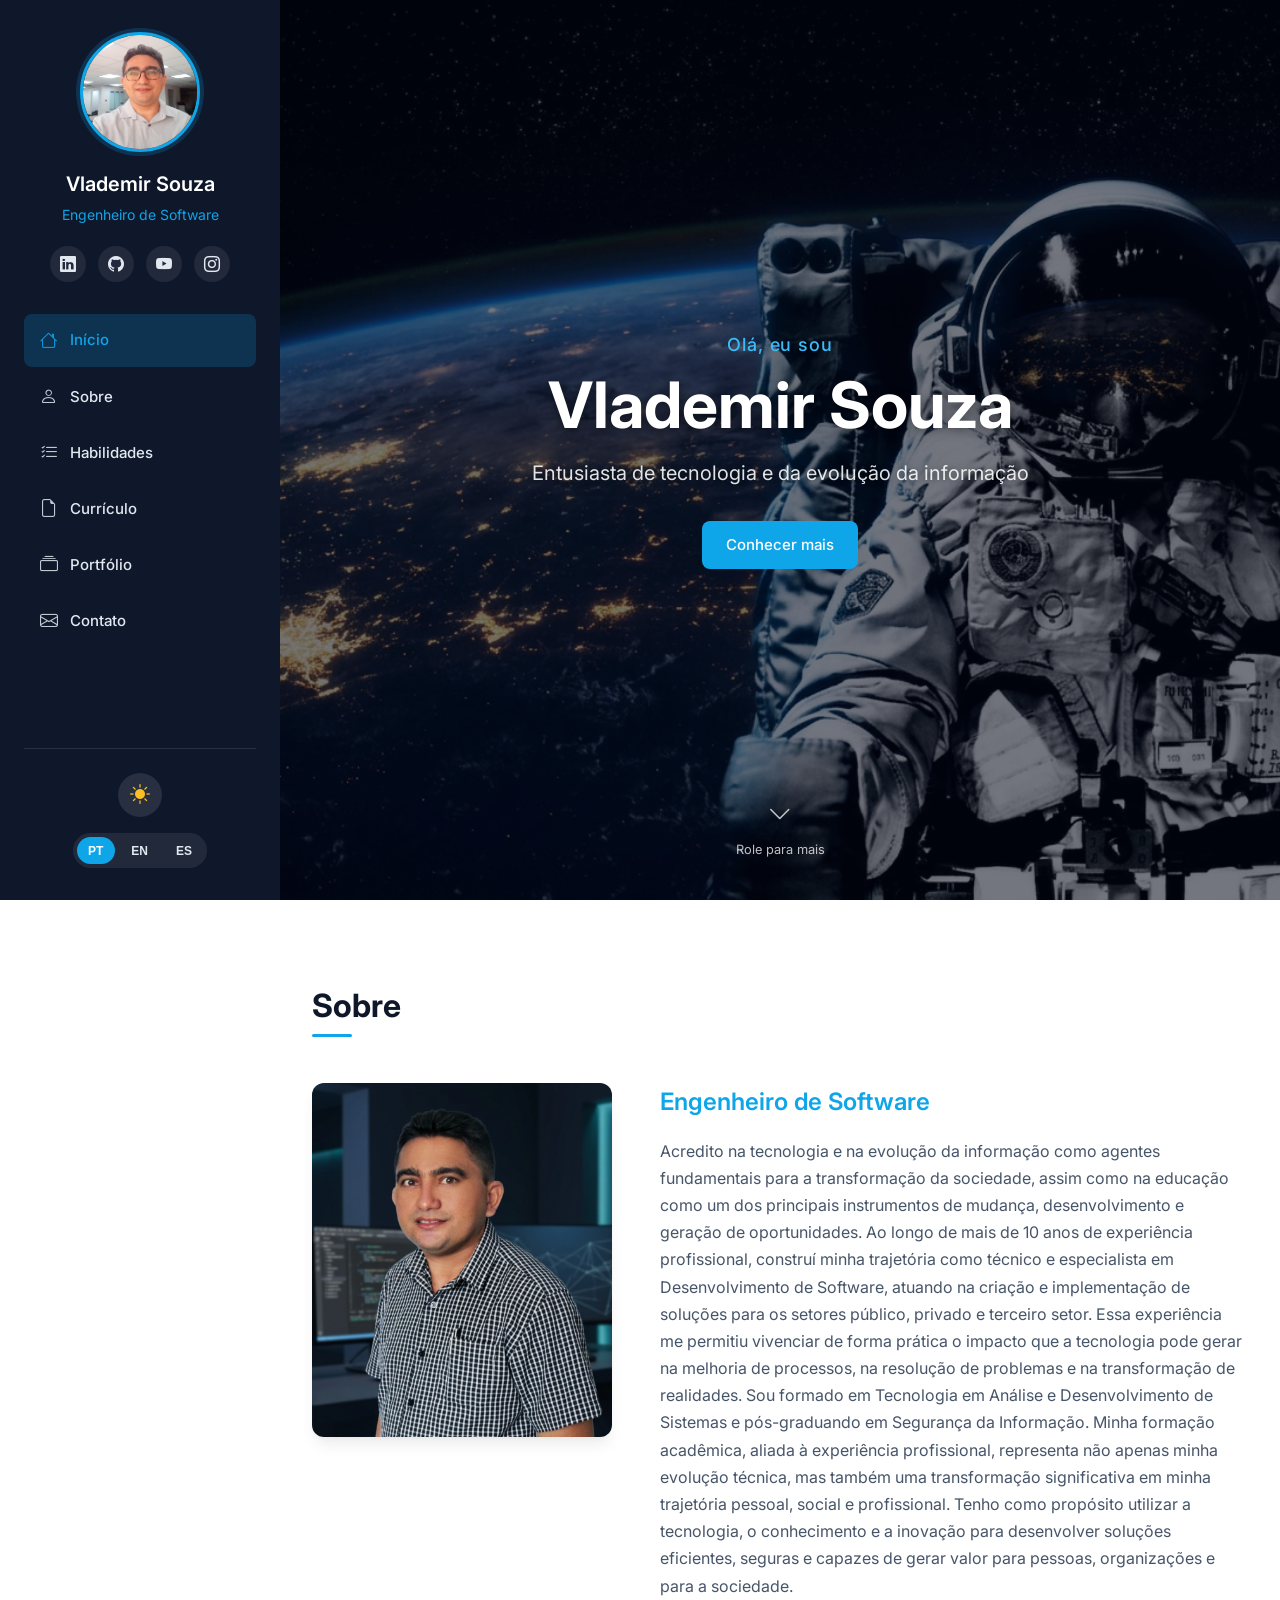
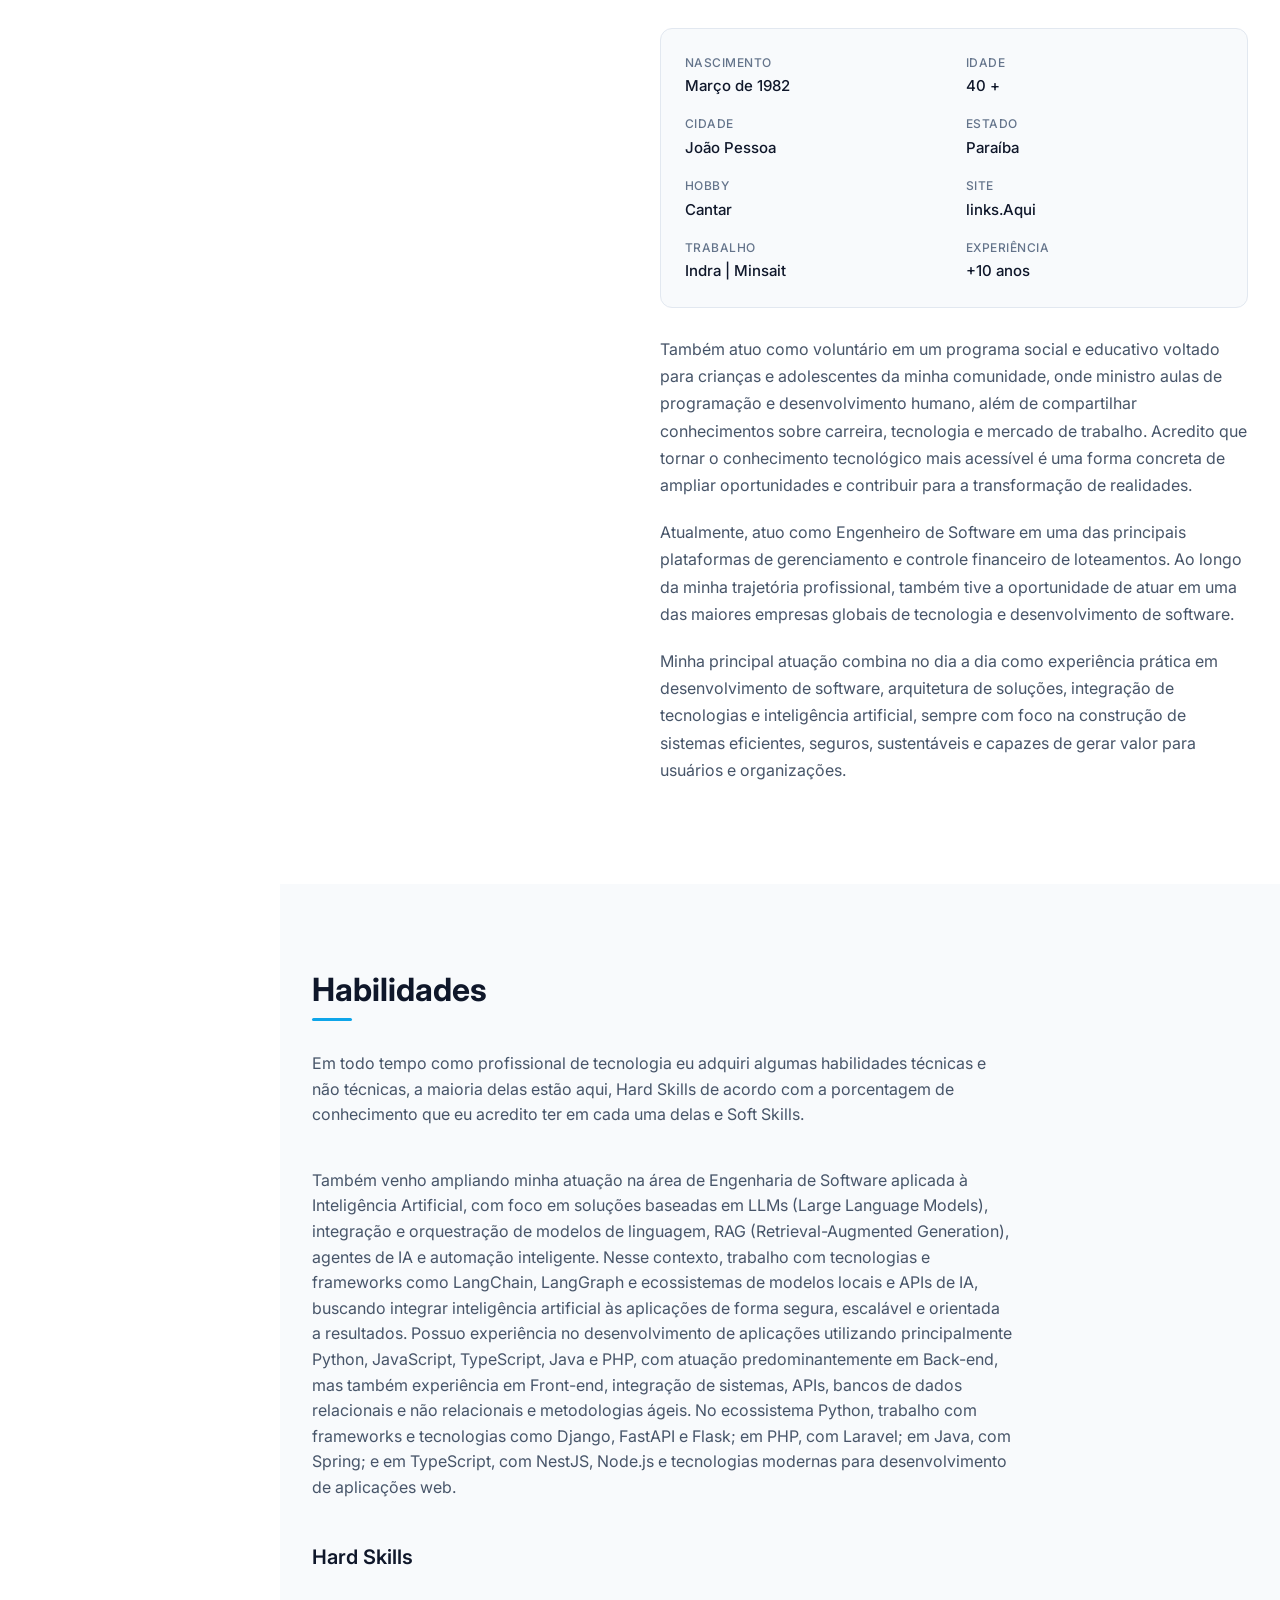
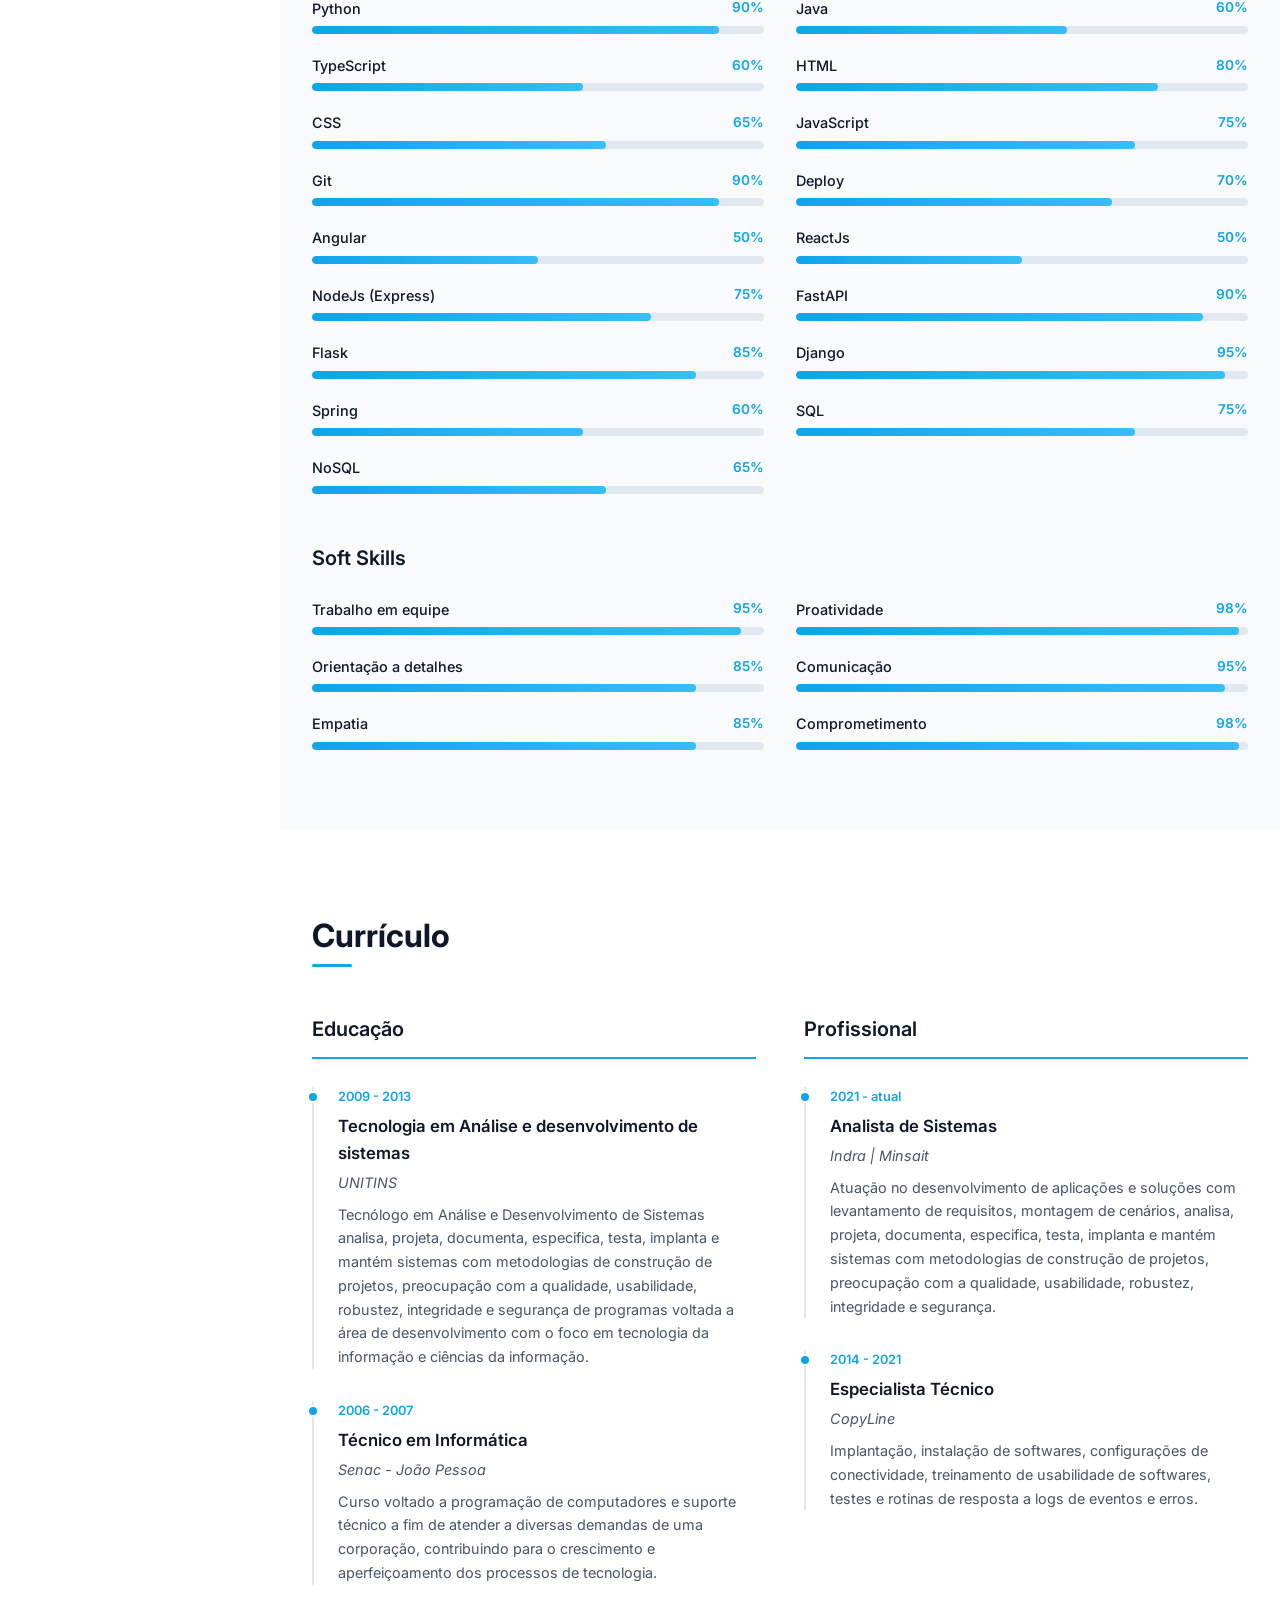
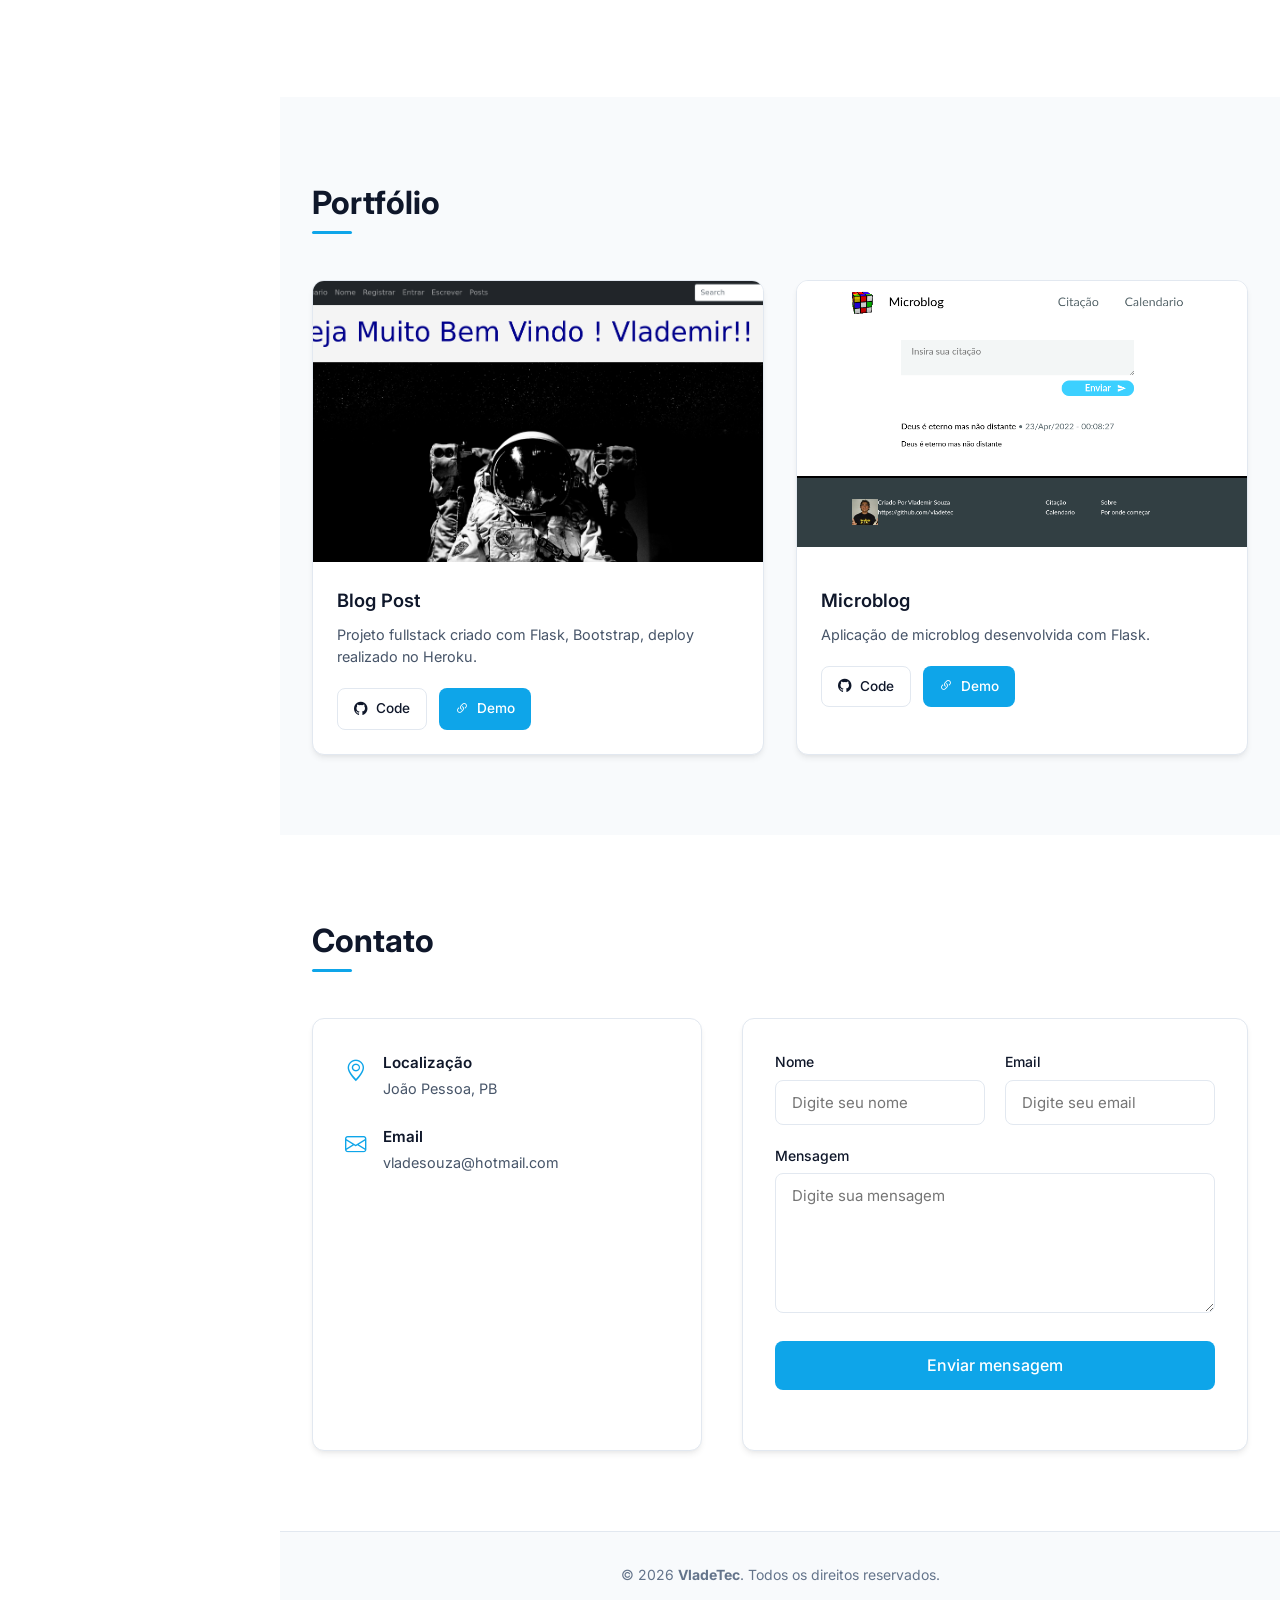
<file: index.html>
<!DOCTYPE html>
<html lang="pt-BR" data-theme="light">

<head>
  <meta charset="UTF-8" />
  <meta name="viewport" content="width=device-width, initial-scale=1.0" />
  <meta name="description" content="Portfólio de Vlademir Souza - Engenheiro de Software" />
  <title>Vlademir Souza | Portfolio</title>
  <link rel="preconnect" href="https://fonts.googleapis.com" />
  <link rel="preconnect" href="https://fonts.gstatic.com" crossorigin />
  <link href="https://fonts.googleapis.com/css2?family=Inter:wght@300;400;500;600;700&display=swap" rel="stylesheet" />
  <link rel="stylesheet" href="https://cdn.jsdelivr.net/npm/bootstrap-icons@1.11.3/font/bootstrap-icons.min.css" />
  <link rel="stylesheet" href="./static/css/style.css" />
</head>

<body>
  <!-- Mobile Menu Toggle -->
  <button class="menu-toggle" id="menuToggle" aria-label="Menu">
    <i class="bi bi-list"></i>
  </button>

  <!-- Sidebar -->
  <aside class="sidebar" id="sidebar">
    <div class="sidebar-content">
      <div class="profile">
        <div class="avatar">
          <img src="./static/img/FotoIndra.png" alt="Vlademir Souza"
            onerror="this.src='https://ui-avatars.com/api/?name=Vlademir+Souza&background=0D8ABC&color=fff&size=160'" />
        </div>
        <h1>Vlademir Souza</h1>
        <p class="role" data-i18n="role">Engenheiro de Software</p>

        <div class="social-links">
          <a href="https://www.linkedin.com/in/vlademir-souza-ads/" target="_blank" rel="noopener"
            aria-label="LinkedIn">
            <i class="bi bi-linkedin"></i>
          </a>
          <a href="https://github.com/vladetec" target="_blank" rel="noopener" aria-label="GitHub">
            <i class="bi bi-github"></i>
          </a>
          <a href="https://www.youtube.com/watch?v=SG2Ft_Pk9q8" target="_blank" rel="noopener" aria-label="YouTube">
            <i class="bi bi-youtube"></i>
          </a>
          <a href="https://www.instagram.com/vladetec/" target="_blank" rel="noopener" aria-label="Instagram">
            <i class="bi bi-instagram"></i>
          </a>
        </div>
      </div>

      <nav class="nav-menu">
        <ul>
          <li><a href="#inicio" class="nav-link active" data-section="inicio"><i class="bi bi-house"></i> <span
                data-i18n="nav.home">Início</span></a></li>
          <li><a href="#sobre" class="nav-link" data-section="sobre"><i class="bi bi-person"></i> <span
                data-i18n="nav.about">Sobre</span></a></li>
          <li><a href="#habilidades" class="nav-link" data-section="habilidades"><i class="bi bi-list-check"></i> <span
                data-i18n="nav.skills">Habilidades</span></a></li>
          <li><a href="#curriculo" class="nav-link" data-section="curriculo"><i class="bi bi-file-earmark"></i> <span
                data-i18n="nav.resume">Currículo</span></a></li>
          <li><a href="#portfolio" class="nav-link" data-section="portfolio"><i class="bi bi-collection"></i> <span
                data-i18n="nav.portfolio">Portfólio</span></a></li>
          <li><a href="#contato" class="nav-link" data-section="contato"><i class="bi bi-envelope"></i> <span
                data-i18n="nav.contact">Contato</span></a></li>
        </ul>
      </nav>

      <div class="sidebar-controls">
        <div class="theme-toggle">
          <button id="themeToggle" aria-label="Toggle theme">
            <i class="bi bi-sun-fill" id="themeIcon"></i>
          </button>
        </div>
        <div class="lang-switcher">
          <button class="lang-btn active" data-lang="pt-BR">PT</button>
          <button class="lang-btn" data-lang="en">EN</button>
          <button class="lang-btn" data-lang="es">ES</button>
        </div>
      </div>
    </div>
  </aside>

  <!-- Main Content -->
  <main class="main-content">
    <!-- Hero -->
    <section id="inicio" class="section hero">
      <div class="hero-content">
        <p class="hero-greeting" data-i18n="hero.greeting">Olá, eu sou</p>
        <h2 class="hero-name">Vlademir Souza</h2>
        <p class="hero-subtitle" data-i18n="hero.subtitle">Entusiasta de tecnologia e da evolução da informação</p>
        <a href="#sobre" class="btn btn-primary" data-i18n="hero.cta">Conhecer mais</a>
      </div>
      <div class="scroll-indicator">
        <a href="#sobre">
          <i class="bi bi-chevron-down"></i>
          <span data-i18n="hero.scroll">Role para mais</span>
        </a>
      </div>
    </section>

    <!-- About -->
    <section id="sobre" class="section">
      <div class="container">
        <h2 class="section-title" data-i18n="about.title">Sobre</h2>

        <div class="about-grid">
          <div class="about-image">
            <img src="./static/img/foto_perfil.png" alt="Vlademir Souza"
              onerror="this.src='https://ui-avatars.com/api/?name=Vlademir+Souza&background=0D8ABC&color=fff&size=400'" />
          </div>

          <div class="about-content">
            <h3 data-i18n="about.role">Engenheiro de Software</h3>
            <p class="about-text" data-i18n="about.p1">
              Acredito na tecnologia e na evolução da informação como agentes fundamentais para a transformação da
              sociedade, assim como na educação como um dos principais instrumentos de mudança, desenvolvimento e
              geração de oportunidades.

              Ao longo de mais de 10 anos de experiência profissional, construí minha trajetória como técnico e
              especialista em Desenvolvimento de Software, atuando na criação e implementação de soluções para os
              setores público, privado e terceiro setor. Essa experiência me permitiu vivenciar de forma prática o
              impacto que a tecnologia pode gerar na melhoria de processos, na resolução de problemas e na transformação
              de realidades.

              Sou formado em Tecnologia em Análise e Desenvolvimento de Sistemas e pós-graduando em Segurança da
              Informação. Minha formação acadêmica, aliada à experiência profissional, representa não apenas minha
              evolução técnica, mas também uma transformação significativa em minha trajetória pessoal, social e
              profissional.

              Tenho como propósito utilizar a tecnologia, o conhecimento e a inovação para desenvolver soluções
              eficientes, seguras e capazes de gerar valor para pessoas, organizações e para a sociedade.
            </p>

            <div class="info-grid">
              <div class="info-item">
                <span class="info-label" data-i18n="about.birthday">Nascimento</span>
                <span class="info-value">Março de 1982</span>
              </div>
              <div class="info-item">
                <span class="info-label" data-i18n="about.age">Idade</span>
                <span class="info-value">40 +</span>
              </div>
              <div class="info-item">
                <span class="info-label" data-i18n="about.city">Cidade</span>
                <span class="info-value">João Pessoa</span>
              </div>
              <div class="info-item">
                <span class="info-label" data-i18n="about.state">Estado</span>
                <span class="info-value">Paraíba</span>
              </div>
              <div class="info-item">
                <span class="info-label" data-i18n="about.hobby">Hobby</span>
                <span class="info-value">Cantar</span>
              </div>
              <div class="info-item">
                <span class="info-label" data-i18n="about.site">Site</span>
                <span class="info-value"><a href="https://www.linkedin.com/in/vlademir-souza-ads/" target="_blank"
                    rel="noopener">links.Aqui</a></span>
              </div>
              <div class="info-item">
                <span class="info-label" data-i18n="about.work">Trabalho</span>
                <span class="info-value"><a href="https://www.indracompany.com/pt-br/" target="_blank"
                    rel="noopener">Indra | Minsait</a></span>
              </div>
              <div class="info-item">
                <span class="info-label" data-i18n="about.experience">Experiência</span>
                <span class="info-value">+10 anos</span>
              </div>
            </div>

            <p class="about-text" data-i18n="about.p2">
              Também atuo como voluntário em um programa social e educativo voltado para crianças e adolescentes da minha
              comunidade, onde ministro aulas de programação e desenvolvimento humano, além de compartilhar conhecimentos
              sobre carreira, tecnologia e mercado de trabalho. Acredito que tornar o conhecimento tecnológico mais acessível
              é uma forma concreta de ampliar oportunidades e contribuir para a transformação de realidades.
            </p>

            <p class="about-text" data-i18n="about.p3">
              Atualmente, atuo como Engenheiro de Software em uma das principais plataformas de gerenciamento e controle
              financeiro de loteamentos. Ao longo da minha trajetória profissional, também tive a oportunidade de atuar em uma
              das maiores empresas globais de tecnologia e desenvolvimento de software.
            </p>
            <p class="about-text" data-i18n="about.p4">
              Minha principal atuação combina no dia a dia como experiência prática em desenvolvimento de software, arquitetura de soluções, integração de
              tecnologias e inteligência artificial, sempre com foco na construção de sistemas eficientes, seguros, sustentáveis
              e capazes de gerar valor para usuários e organizações.
            </p>

            
          </div>
        </div>
      </div>
    </section>

    <!-- Skills -->
    <section id="habilidades" class="section section-alt">
      <div class="container">
        <h2 class="section-title" data-i18n="skills.title">Habilidades</h2>
        <p class="section-desc" data-i18n="skills.desc">
          Em todo tempo como profissional de tecnologia eu adquiri algumas habilidades técnicas e não técnicas, a
          maioria delas estão aqui, Hard Skills de acordo com a porcentagem de conhecimento que eu acredito ter em cada
          uma delas e Soft Skills.
        
        </p>
        <p class="section-desc" data-i18n="skills.desc2">
          Também venho ampliando minha atuação na área de Engenharia de Software aplicada à Inteligência Artificial, com
              foco em soluções baseadas em LLMs (Large Language Models), integração e orquestração de modelos de
              linguagem, RAG (Retrieval-Augmented Generation), agentes de IA e automação inteligente. Nesse contexto,
              trabalho com tecnologias e frameworks como LangChain, LangGraph e ecossistemas de modelos locais e APIs de IA,
              buscando integrar inteligência artificial às aplicações de forma segura, escalável e orientada a resultados.
			  
              Possuo experiência no desenvolvimento de aplicações utilizando principalmente Python, JavaScript, TypeScript,
              Java e PHP, com atuação predominantemente em Back-end, mas também experiência em Front-end, integração de
              sistemas, APIs, bancos de dados relacionais e não relacionais e metodologias ágeis.

              No ecossistema Python, trabalho com frameworks e tecnologias como Django, FastAPI e Flask; em PHP, com
              Laravel; em Java, com Spring; e em TypeScript, com
              NestJS, Node.js e tecnologias modernas para desenvolvimento de aplicações web.
        
        </p>

        <div class="skills-wrapper">
          <div class="skills-group">
            <h3 data-i18n="skills.hard">Hard Skills</h3>
            <div class="skills-grid">
              <div class="skill-item">
                <div class="skill-header">
                  <span>Python</span>
                  <span class="skill-percent">90%</span>
                </div>
                <div class="progress-bar">
                  <div class="progress-fill" style="--progress: 90%"></div>
                </div>
              </div>
              <div class="skill-item">
                <div class="skill-header">
                  <span>Java</span>
                  <span class="skill-percent">60%</span>
                </div>
                <div class="progress-bar">
                  <div class="progress-fill" style="--progress: 60%"></div>
                </div>
              </div>
              <div class="skill-item">
                <div class="skill-header">
                  <span>TypeScript</span>
                  <span class="skill-percent">60%</span>
                </div>
                <div class="progress-bar">
                  <div class="progress-fill" style="--progress: 60%"></div>
                </div>
              </div>
              <div class="skill-item">
                <div class="skill-header">
                  <span>HTML</span>
                  <span class="skill-percent">80%</span>
                </div>
                <div class="progress-bar">
                  <div class="progress-fill" style="--progress: 80%"></div>
                </div>
              </div>
              <div class="skill-item">
                <div class="skill-header">
                  <span>CSS</span>
                  <span class="skill-percent">65%</span>
                </div>
                <div class="progress-bar">
                  <div class="progress-fill" style="--progress: 65%"></div>
                </div>
              </div>
              <div class="skill-item">
                <div class="skill-header">
                  <span>JavaScript</span>
                  <span class="skill-percent">75%</span>
                </div>
                <div class="progress-bar">
                  <div class="progress-fill" style="--progress: 75%"></div>
                </div>
              </div>
              <div class="skill-item">
                <div class="skill-header">
                  <span>Git</span>
                  <span class="skill-percent">90%</span>
                </div>
                <div class="progress-bar">
                  <div class="progress-fill" style="--progress: 90%"></div>
                </div>
              </div>
              <div class="skill-item">
                <div class="skill-header">
                  <span>Deploy</span>
                  <span class="skill-percent">70%</span>
                </div>
                <div class="progress-bar">
                  <div class="progress-fill" style="--progress: 70%"></div>
                </div>
              </div>
              <div class="skill-item">
                <div class="skill-header">
                  <span>Angular</span>
                  <span class="skill-percent">50%</span>
                </div>
                <div class="progress-bar">
                  <div class="progress-fill" style="--progress: 50%"></div>
                </div>
              </div>
              <div class="skill-item">
                <div class="skill-header">
                  <span>ReactJs</span>
                  <span class="skill-percent">50%</span>
                </div>
                <div class="progress-bar">
                  <div class="progress-fill" style="--progress: 50%"></div>
                </div>
              </div>
              <div class="skill-item">
                <div class="skill-header">
                  <span>NodeJs (Express)</span>
                  <span class="skill-percent">75%</span>
                </div>
                <div class="progress-bar">
                  <div class="progress-fill" style="--progress: 75%"></div>
                </div>
              </div>
              <div class="skill-item">
                <div class="skill-header">
                  <span>FastAPI</span>
                  <span class="skill-percent">90%</span>
                </div>
                <div class="progress-bar">
                  <div class="progress-fill" style="--progress: 90%"></div>
                </div>
              </div>
              <div class="skill-item">
                <div class="skill-header">
                  <span>Flask</span>
                  <span class="skill-percent">85%</span>
                </div>
                <div class="progress-bar">
                  <div class="progress-fill" style="--progress: 85%"></div>
                </div>
              </div>
              <div class="skill-item">
                <div class="skill-header">
                  <span>Django</span>
                  <span class="skill-percent">95%</span>
                </div>
                <div class="progress-bar">
                  <div class="progress-fill" style="--progress: 95%"></div>
                </div>
              </div>
              <div class="skill-item">
                <div class="skill-header">
                  <span>Spring</span>
                  <span class="skill-percent">60%</span>
                </div>
                <div class="progress-bar">
                  <div class="progress-fill" style="--progress: 60%"></div>
                </div>
              </div>
              <div class="skill-item">
                <div class="skill-header">
                  <span>SQL</span>
                  <span class="skill-percent">75%</span>
                </div>
                <div class="progress-bar">
                  <div class="progress-fill" style="--progress: 75%"></div>
                </div>
              </div>
              <div class="skill-item">
                <div class="skill-header">
                  <span>NoSQL</span>
                  <span class="skill-percent">65%</span>
                </div>
                <div class="progress-bar">
                  <div class="progress-fill" style="--progress: 65%"></div>
                </div>
              </div>
            </div>
          </div>

          <div class="skills-group">
            <h3 data-i18n="skills.soft">Soft Skills</h3>
            <div class="skills-grid soft">
              <div class="skill-item">
                <div class="skill-header">
                  <span data-i18n="skills.teamwork">Trabalho em equipe</span>
                  <span class="skill-percent">95%</span>
                </div>
                <div class="progress-bar">
                  <div class="progress-fill" style="--progress: 95%"></div>
                </div>
              </div>
              <div class="skill-item">
                <div class="skill-header">
                  <span data-i18n="skills.proactivity">Proatividade</span>
                  <span class="skill-percent">98%</span>
                </div>
                <div class="progress-bar">
                  <div class="progress-fill" style="--progress: 98%"></div>
                </div>
              </div>
              <div class="skill-item">
                <div class="skill-header">
                  <span data-i18n="skills.detail">Orientação a detalhes</span>
                  <span class="skill-percent">85%</span>
                </div>
                <div class="progress-bar">
                  <div class="progress-fill" style="--progress: 85%"></div>
                </div>
              </div>
              <div class="skill-item">
                <div class="skill-header">
                  <span data-i18n="skills.communication">Comunicação</span>
                  <span class="skill-percent">95%</span>
                </div>
                <div class="progress-bar">
                  <div class="progress-fill" style="--progress: 95%"></div>
                </div>
              </div>
              <div class="skill-item">
                <div class="skill-header">
                  <span data-i18n="skills.empathy">Empatia</span>
                  <span class="skill-percent">85%</span>
                </div>
                <div class="progress-bar">
                  <div class="progress-fill" style="--progress: 85%"></div>
                </div>
              </div>
              <div class="skill-item">
                <div class="skill-header">
                  <span data-i18n="skills.commitment">Comprometimento</span>
                  <span class="skill-percent">98%</span>
                </div>
                <div class="progress-bar">
                  <div class="progress-fill" style="--progress: 98%"></div>
                </div>
              </div>
            </div>
          </div>
        </div>
      </div>
    </section>

    <!-- Resume -->
    <section id="curriculo" class="section">
      <div class="container">
        <h2 class="section-title" data-i18n="resume.title">Currículo</h2>

        <div class="resume-grid">
          <div class="resume-column">
            <h3 class="resume-heading" data-i18n="resume.education">Educação</h3>

            <div class="resume-item">
              <div class="resume-date">2009 - 2013</div>
              <h4>Tecnologia em Análise e desenvolvimento de sistemas</h4>
              <p class="resume-org">UNITINS</p>
              <p data-i18n="resume.edu1">
                Tecnólogo em Análise e Desenvolvimento de Sistemas analisa, projeta, documenta, especifica, testa,
                implanta e mantém sistemas com metodologias de construção de projetos, preocupação com a qualidade,
                usabilidade, robustez, integridade e segurança de programas voltada a área de desenvolvimento com o foco
                em tecnologia da informação e ciências da informação.
              </p>
            </div>

            <div class="resume-item">
              <div class="resume-date">2006 - 2007</div>
              <h4>Técnico em Informática</h4>
              <p class="resume-org">Senac - João Pessoa</p>
              <p data-i18n="resume.edu2">
                Curso voltado a programação de computadores e suporte técnico a fim de atender a diversas demandas de
                uma corporação, contribuindo para o crescimento e aperfeiçoamento dos processos de tecnologia.
              </p>
            </div>
          </div>

          <div class="resume-column">
            <h3 class="resume-heading" data-i18n="resume.professional">Profissional</h3>

            <div class="resume-item">
              <div class="resume-date">2021 - atual</div>
              <h4 data-i18n="resume.job1.title">Analista de Sistemas</h4>
              <p class="resume-org">Indra | Minsait</p>
              <p data-i18n="resume.job1.desc">
                Atuação no desenvolvimento de aplicações e soluções com levantamento de requisitos, montagem de
                cenários, analisa, projeta, documenta, especifica, testa, implanta e mantém sistemas com metodologias de
                construção de projetos, preocupação com a qualidade, usabilidade, robustez, integridade e segurança.
              </p>
            </div>

            <div class="resume-item">
              <div class="resume-date">2014 - 2021</div>
              <h4 data-i18n="resume.job2.title">Especialista Técnico</h4>
              <p class="resume-org">CopyLine</p>
              <p data-i18n="resume.job2.desc">
                Implantação, instalação de softwares, configurações de conectividade, treinamento de usabilidade de
                softwares, testes e rotinas de resposta a logs de eventos e erros.
              </p>
            </div>
          </div>
        </div>
      </div>
    </section>

    <!-- Portfolio -->
    <section id="portfolio" class="section section-alt">
      <div class="container">
        <h2 class="section-title" data-i18n="portfolio.title">Portfólio</h2>

        <div class="portfolio-grid">
          <article class="portfolio-card">
            <div class="card-image">
              <img src="./static/img/Blog_Post.png" alt="Blog Post"
                onerror="this.src='https://placehold.co/600x400/0D8ABC/fff?text=Blog+Post'" />
            </div>
            <div class="card-body">
              <h3>Blog Post</h3>
              <p data-i18n="portfolio.blog">Projeto fullstack criado com Flask, Bootstrap, deploy realizado no Heroku.
              </p>
              <div class="card-actions">
                <a href="https://github.com/vladetec/portifolio-blog-posts" target="_blank" rel="noopener"
                  class="btn btn-outline">
                  <i class="bi bi-github"></i> Code
                </a>
                <a href="https://portifolio-vladetec.herokuapp.com/" target="_blank" rel="noopener"
                  class="btn btn-primary">
                  <i class="bi bi-link-45deg"></i> Demo
                </a>
              </div>
            </div>
          </article>

          <article class="portfolio-card">
            <div class="card-image">
              <img src="./static/img/microblog.png" alt="Microblog"
                onerror="this.src='https://placehold.co/600x400/0D8ABC/fff?text=Microblog'" />
            </div>
            <div class="card-body">
              <h3>Microblog</h3>
              <p data-i18n="portfolio.microblog">Aplicação de microblog desenvolvida com Flask.</p>
              <div class="card-actions">
                <a href="https://github.com/vladetec/make-microblog-flask" target="_blank" rel="noopener"
                  class="btn btn-outline">
                  <i class="bi bi-github"></i> Code
                </a>
                <a href="https://microblog-vladetec.herokuapp.com/" target="_blank" rel="noopener"
                  class="btn btn-primary">
                  <i class="bi bi-link-45deg"></i> Demo
                </a>
              </div>
            </div>
          </article>
        </div>
      </div>
    </section>

    <!-- Contact -->
    <section id="contato" class="section">
      <div class="container">
        <h2 class="section-title" data-i18n="contact.title">Contato</h2>

        <div class="contact-grid">
          <div class="contact-info">
            <div class="contact-card">
              <div class="contact-item">
                <i class="bi bi-geo-alt"></i>
                <div>
                  <h4 data-i18n="contact.location">Localização</h4>
                  <p>João Pessoa, PB</p>
                </div>
              </div>
              <div class="contact-item">
                <i class="bi bi-envelope"></i>
                <div>
                  <h4>Email</h4>
                  <p>vladesouza@hotmail.com</p>
                </div>
              </div>

              <div class="map-container">
                <iframe
                  src="https://maps.google.com/maps?q=Jo%C3%A3o%20pessoa%20PB%20&t=&z=15&ie=UTF8&iwloc=&output=embed"
                  allowfullscreen="" loading="lazy" referrerpolicy="no-referrer-when-downgrade"
                  title="Mapa João Pessoa"></iframe>
              </div>
            </div>
          </div>

          <div class="contact-form-wrapper">
            <form class="contact-form" id="contactForm" action="/send" method="POST">
              <div class="form-row">
                <div class="form-group">
                  <label for="nome" data-i18n="contact.name">Nome</label>
                  <input type="text" id="nome" name="nome" required data-i18n-placeholder="contact.namePlaceholder"
                    placeholder="Digite seu nome" />
                </div>
                <div class="form-group">
                  <label for="email">Email</label>
                  <input type="email" id="email" name="email" required data-i18n-placeholder="contact.emailPlaceholder"
                    placeholder="Digite seu email" />
                </div>
              </div>
              <div class="form-group">
                <label for="mensagem" data-i18n="contact.message">Mensagem</label>
                <textarea id="mensagem" name="mensagem" rows="6" required
                  data-i18n-placeholder="contact.messagePlaceholder" placeholder="Digite sua mensagem"></textarea>
              </div>
              <button type="submit" class="btn btn-primary btn-submit" id="btnEnviar">
                <span data-i18n="contact.send">Enviar mensagem</span>
              </button>
            </form>
          </div>
        </div>
      </div>
    </section>

    <!-- Footer -->
    <footer class="footer">
      <div class="container">
        <p>&copy; 2026 <strong>VladeTec</strong>. <span data-i18n="footer.rights">Todos os direitos reservados.</span>
        </p>
      </div>
    </footer>
  </main>

  <script src="./static/js/i18n.js"></script>
  <script src="./static/js/main.js"></script>
</body>

</html>
</file>
<file: static/css/style.css>
/* ============================================
   Modern Minimal Portfolio - Vlademir Souza
   Light / Dark Theme + Responsive
   ============================================ */

:root {
  /* Light Theme */
  --bg-primary: #ffffff;
  --bg-secondary: #f8fafc;
  --bg-card: #ffffff;
  --bg-sidebar: #0f172a;
  --text-primary: #0f172a;
  --text-secondary: #475569;
  --text-muted: #64748b;
  --text-sidebar: #e2e8f0;
  --accent: #0ea5e9;
  --accent-hover: #0284c7;
  --border: #e2e8f0;
  --shadow: 0 4px 6px -1px rgb(0 0 0 / 0.07), 0 2px 4px -2px rgb(0 0 0 / 0.05);
  --shadow-lg: 0 10px 15px -3px rgb(0 0 0 / 0.08), 0 4px 6px -4px rgb(0 0 0 / 0.05);
  --progress-bg: #e2e8f0;
  --radius: 12px;
  --radius-sm: 8px;
  --transition: 0.25s ease;
  --sidebar-width: 280px;
  --font: 'Inter', -apple-system, BlinkMacSystemFont, 'Segoe UI', sans-serif;
}

[data-theme="dark"] {
  --bg-primary: #0f172a;
  --bg-secondary: #1e293b;
  --bg-card: #1e293b;
  --bg-sidebar: #020617;
  --text-primary: #f1f5f9;
  --text-secondary: #cbd5e1;
  --text-muted: #94a3b8;
  --text-sidebar: #e2e8f0;
  --accent: #38bdf8;
  --accent-hover: #7dd3fc;
  --border: #334155;
  --shadow: 0 4px 6px -1px rgb(0 0 0 / 0.3), 0 2px 4px -2px rgb(0 0 0 / 0.2);
  --shadow-lg: 0 10px 15px -3px rgb(0 0 0 / 0.4), 0 4px 6px -4px rgb(0 0 0 / 0.3);
  --progress-bg: #334155;
}

/* Reset & Base */
*,
*::before,
*::after {
  box-sizing: border-box;
  margin: 0;
  padding: 0;
}

html {
  scroll-behavior: smooth;
  font-size: 16px;
}

body {
  font-family: var(--font);
  background: var(--bg-primary);
  color: var(--text-primary);
  line-height: 1.6;
  transition: background-color var(--transition), color var(--transition);
  overflow-x: hidden;
}

img {
  max-width: 100%;
  height: auto;
  display: block;
}

a {
  color: var(--accent);
  text-decoration: none;
  transition: color var(--transition);
}

a:hover {
  color: var(--accent-hover);
}

ul {
  list-style: none;
}

/* ========== Sidebar ========== */
.sidebar {
  position: fixed;
  top: 0;
  left: 0;
  width: var(--sidebar-width);
  height: 100vh;
  background: var(--bg-sidebar);
  color: var(--text-sidebar);
  z-index: 1000;
  display: flex;
  flex-direction: column;
  transition: transform var(--transition);
  overflow-y: auto;
}

.sidebar-content {
  display: flex;
  flex-direction: column;
  height: 100%;
  padding: 2rem 1.5rem;
}

.profile {
  text-align: center;
  margin-bottom: 2rem;
}

.avatar {
  width: 120px;
  height: 120px;
  margin: 0 auto 1rem;
  border-radius: 50%;
  overflow: hidden;
  border: 3px solid var(--accent);
  box-shadow: 0 0 0 4px rgba(14, 165, 233, 0.2);
}

.avatar img {
  width: 100%;
  height: 100%;
  object-fit: cover;
}

.profile h1 {
  font-size: 1.25rem;
  font-weight: 600;
  margin-bottom: 0.25rem;
  color: #fff;
}

.profile .role {
  font-size: 0.875rem;
  color: var(--accent);
  font-weight: 400;
}

.social-links {
  display: flex;
  justify-content: center;
  gap: 0.75rem;
  margin-top: 1.25rem;
}

.social-links a {
  width: 36px;
  height: 36px;
  border-radius: 50%;
  background: rgba(255, 255, 255, 0.08);
  display: flex;
  align-items: center;
  justify-content: center;
  color: var(--text-sidebar);
  font-size: 1rem;
  transition: all var(--transition);
}

.social-links a:hover {
  background: var(--accent);
  color: #fff;
  transform: translateY(-2px);
}

/* Nav */
.nav-menu {
  flex: 1;
}

.nav-menu ul {
  display: flex;
  flex-direction: column;
  gap: 0.25rem;
}

.nav-link {
  display: flex;
  align-items: center;
  gap: 0.75rem;
  padding: 0.75rem 1rem;
  border-radius: var(--radius-sm);
  color: var(--text-sidebar);
  font-size: 0.9375rem;
  font-weight: 500;
  transition: all var(--transition);
}

.nav-link i {
  font-size: 1.1rem;
  opacity: 0.85;
}

.nav-link:hover,
.nav-link.active {
  background: rgba(14, 165, 233, 0.15);
  color: var(--accent);
}

.nav-link.active {
  background: rgba(14, 165, 233, 0.2);
}

/* Sidebar Controls */
.sidebar-controls {
  margin-top: auto;
  padding-top: 1.5rem;
  border-top: 1px solid rgba(255, 255, 255, 0.1);
  display: flex;
  flex-direction: column;
  gap: 1rem;
  align-items: center;
}

.theme-toggle button {
  width: 44px;
  height: 44px;
  border-radius: 50%;
  border: none;
  background: rgba(255, 255, 255, 0.1);
  color: #fbbf24;
  font-size: 1.25rem;
  cursor: pointer;
  transition: all var(--transition);
  display: flex;
  align-items: center;
  justify-content: center;
}

.theme-toggle button:hover {
  background: rgba(255, 255, 255, 0.2);
  transform: scale(1.05);
}

.lang-switcher {
  display: flex;
  gap: 0.35rem;
  background: rgba(255, 255, 255, 0.08);
  padding: 0.25rem;
  border-radius: 999px;
}

.lang-btn {
  border: none;
  background: transparent;
  color: var(--text-sidebar);
  font-size: 0.75rem;
  font-weight: 600;
  padding: 0.4rem 0.7rem;
  border-radius: 999px;
  cursor: pointer;
  transition: all var(--transition);
}

.lang-btn:hover {
  color: #fff;
}

.lang-btn.active {
  background: var(--accent);
  color: #fff;
}

/* Mobile Menu Toggle */
.menu-toggle {
  display: none;
  position: fixed;
  top: 1rem;
  right: 1rem;
  z-index: 1100;
  width: 48px;
  height: 48px;
  border-radius: 12px;
  border: none;
  background: var(--bg-card);
  color: var(--text-primary);
  font-size: 1.5rem;
  cursor: pointer;
  box-shadow: var(--shadow-lg);
  transition: all var(--transition);
}

.menu-toggle:hover {
  background: var(--accent);
  color: #fff;
}

/* ========== Main Content ========== */
.main-content {
  margin-left: var(--sidebar-width);
  min-height: 100vh;
  transition: margin-left var(--transition);
}

.container {
  max-width: 1100px;
  margin: 0 auto;
  padding: 0 2rem;
}

.section {
  padding: 5rem 0;
}

.section-alt {
  background: var(--bg-secondary);
}

.section-title {
  font-size: 2rem;
  font-weight: 700;
  margin-bottom: 0.75rem;
  position: relative;
  display: inline-block;
}

.section-title::after {
  content: '';
  position: absolute;
  bottom: -6px;
  left: 0;
  width: 40px;
  height: 3px;
  background: var(--accent);
  border-radius: 2px;
}

.section-desc {
  color: var(--text-secondary);
  max-width: 700px;
  margin-bottom: 2.5rem;
  margin-top: 1.5rem;
}

/* ========== Hero ========== */
.hero {
  min-height: 100vh;
  display: flex;
  flex-direction: column;
  justify-content: center;
  align-items: center;
  text-align: center;
  position: relative;
  padding: 2rem;
  background-image: url('../img/nauta.png');
  background-size: cover;
  background-position: center center;
  background-repeat: no-repeat;
  background-attachment: fixed;
}

/* Soft dark overlay so text remains readable */
.hero::before {
  content: '';
  position: absolute;
  inset: 0;
  background: rgba(2, 6, 23, 0.55);
  z-index: 0;
}

.hero-content {
  max-width: 700px;
  position: relative;
  z-index: 1;
}

.hero-greeting {
  font-size: 1.125rem;
  color: #38bdf8;
  font-weight: 500;
  margin-bottom: 0.5rem;
  letter-spacing: 0.05em;
}

.hero-name {
  font-size: clamp(2.5rem, 6vw, 4rem);
  font-weight: 700;
  line-height: 1.15;
  margin-bottom: 1rem;
  color: #ffffff;
  text-shadow: 0 2px 12px rgba(0, 0, 0, 0.4);
}

.hero-subtitle {
  font-size: 1.25rem;
  color: rgba(255, 255, 255, 0.88);
  margin-bottom: 2rem;
  font-weight: 400;
  text-shadow: 0 1px 6px rgba(0, 0, 0, 0.35);
}

.scroll-indicator {
  position: absolute;
  bottom: 2.5rem;
  left: 50%;
  transform: translateX(-50%);
  z-index: 1;
}

.scroll-indicator a {
  display: flex;
  flex-direction: column;
  align-items: center;
  gap: 0.35rem;
  color: rgba(255, 255, 255, 0.75);
  font-size: 0.8rem;
  transition: color var(--transition);
}

.scroll-indicator a:hover {
  color: #38bdf8;
}

.scroll-indicator i {
  font-size: 1.5rem;
  animation: bounce 2s infinite;
}

@keyframes bounce {

  0%,
  20%,
  50%,
  80%,
  100% {
    transform: translateY(0);
  }

  40% {
    transform: translateY(-8px);
  }

  60% {
    transform: translateY(-4px);
  }
}

/* ========== Buttons ========== */
.btn {
  display: inline-flex;
  align-items: center;
  gap: 0.5rem;
  padding: 0.75rem 1.5rem;
  border-radius: var(--radius-sm);
  font-size: 0.9375rem;
  font-weight: 500;
  border: none;
  cursor: pointer;
  transition: all var(--transition);
  font-family: inherit;
}

.btn-primary {
  background: var(--accent);
  color: #fff;
}

.btn-primary:hover {
  background: var(--accent-hover);
  color: #fff;
  transform: translateY(-1px);
  box-shadow: 0 4px 12px rgba(14, 165, 233, 0.35);
}

.btn-outline {
  background: transparent;
  border: 1.5px solid var(--border);
  color: var(--text-primary);
}

.btn-outline:hover {
  border-color: var(--accent);
  color: var(--accent);
}

/* ========== About ========== */
.about-grid {
  display: grid;
  grid-template-columns: 300px 1fr;
  gap: 3rem;
  margin-top: 2.5rem;
  align-items: start;
}

.about-image {
  border-radius: var(--radius);
  overflow: hidden;
  box-shadow: var(--shadow-lg);
}

.about-image img {
  width: 100%;
  height: auto;
  object-fit: cover;
}

.about-content h3 {
  font-size: 1.5rem;
  font-weight: 600;
  margin-bottom: 1rem;
  color: var(--accent);
}

.about-text {
  color: var(--text-secondary);
  margin-bottom: 1.25rem;
  line-height: 1.7;
}

.info-grid {
  display: grid;
  grid-template-columns: 1fr 1fr;
  gap: 1rem 1.5rem;
  margin: 1.75rem 0;
  padding: 1.5rem;
  background: var(--bg-secondary);
  border-radius: var(--radius);
  border: 1px solid var(--border);
}

.info-item {
  display: flex;
  flex-direction: column;
  gap: 0.15rem;
}

.info-label {
  font-size: 0.75rem;
  text-transform: uppercase;
  letter-spacing: 0.04em;
  color: var(--text-muted);
  font-weight: 500;
}

.info-value {
  font-size: 0.9375rem;
  font-weight: 500;
  color: var(--text-primary);
}

.info-value a {
  color: var(--text-primary);
}

.info-value a:hover {
  color: var(--accent);
}

/* ========== Skills ========== */
.skills-wrapper {
  display: flex;
  flex-direction: column;
  gap: 3rem;
}

.skills-group h3 {
  font-size: 1.25rem;
  font-weight: 600;
  margin-bottom: 1.5rem;
  color: var(--text-primary);
}

.skills-grid {
  display: grid;
  grid-template-columns: repeat(2, 1fr);
  gap: 1.25rem 2rem;
}

.skills-grid.soft {
  grid-template-columns: repeat(2, 1fr);
}

.skill-item {
  display: flex;
  flex-direction: column;
  gap: 0.4rem;
}

.skill-header {
  display: flex;
  justify-content: space-between;
  align-items: center;
  font-size: 0.9rem;
  font-weight: 500;
}

.skill-percent {
  color: var(--accent);
  font-weight: 600;
  font-size: 0.85rem;
}

.progress-bar {
  height: 8px;
  background: var(--progress-bg);
  border-radius: 999px;
  overflow: hidden;
}

.progress-fill {
  height: 100%;
  width: var(--progress);
  background: linear-gradient(90deg, var(--accent), #38bdf8);
  border-radius: 999px;
  transition: width 1s ease;
}

/* ========== Resume ========== */
.resume-grid {
  display: grid;
  grid-template-columns: 1fr 1fr;
  gap: 3rem;
  margin-top: 2.5rem;
}

.resume-heading {
  font-size: 1.25rem;
  font-weight: 600;
  margin-bottom: 1.75rem;
  padding-bottom: 0.75rem;
  border-bottom: 2px solid var(--accent);
  color: var(--text-primary);
}

.resume-item {
  position: relative;
  padding-left: 1.5rem;
  margin-bottom: 2rem;
  border-left: 2px solid var(--border);
}

.resume-item::before {
  content: '';
  position: absolute;
  left: -7px;
  top: 4px;
  width: 12px;
  height: 12px;
  border-radius: 50%;
  background: var(--accent);
  border: 2px solid var(--bg-primary);
}

.resume-date {
  font-size: 0.8rem;
  font-weight: 600;
  color: var(--accent);
  margin-bottom: 0.35rem;
}

.resume-item h4 {
  font-size: 1.05rem;
  font-weight: 600;
  margin-bottom: 0.25rem;
}

.resume-org {
  font-size: 0.9rem;
  color: var(--text-muted);
  font-style: italic;
  margin-bottom: 0.5rem;
}

.resume-item p {
  font-size: 0.9rem;
  color: var(--text-secondary);
  line-height: 1.65;
}

/* ========== Portfolio ========== */
.portfolio-grid {
  display: grid;
  grid-template-columns: repeat(auto-fill, minmax(320px, 1fr));
  gap: 2rem;
  margin-top: 2.5rem;
}

.portfolio-card {
  background: var(--bg-card);
  border-radius: var(--radius);
  overflow: hidden;
  border: 1px solid var(--border);
  box-shadow: var(--shadow);
  transition: all var(--transition);
}

.portfolio-card:hover {
  transform: translateY(-4px);
  box-shadow: var(--shadow-lg);
}

.card-image {
  aspect-ratio: 16 / 10;
  overflow: hidden;
  background: var(--bg-secondary);
}

.card-image img {
  width: 100%;
  height: 100%;
  object-fit: cover;
  transition: transform 0.4s ease;
}

.portfolio-card:hover .card-image img {
  transform: scale(1.03);
}

.card-body {
  padding: 1.5rem;
}

.card-body h3 {
  font-size: 1.15rem;
  font-weight: 600;
  margin-bottom: 0.5rem;
}

.card-body p {
  font-size: 0.9rem;
  color: var(--text-secondary);
  margin-bottom: 1.25rem;
  line-height: 1.55;
}

.card-actions {
  display: flex;
  gap: 0.75rem;
}

.card-actions .btn {
  padding: 0.55rem 1rem;
  font-size: 0.85rem;
}

/* ========== Contact ========== */
.contact-grid {
  display: grid;
  grid-template-columns: 1fr 1.3fr;
  gap: 2.5rem;
  margin-top: 2.5rem;
}

.contact-card {
  background: var(--bg-card);
  border: 1px solid var(--border);
  border-radius: var(--radius);
  padding: 2rem;
  box-shadow: var(--shadow);
  height: 100%;
}

.contact-item {
  display: flex;
  gap: 1rem;
  margin-bottom: 1.5rem;
}

.contact-item i {
  font-size: 1.35rem;
  color: var(--accent);
  margin-top: 0.15rem;
}

.contact-item h4 {
  font-size: 0.95rem;
  font-weight: 600;
  margin-bottom: 0.15rem;
}

.contact-item p {
  font-size: 0.9rem;
  color: var(--text-secondary);
}

.map-container {
  margin-top: 1.5rem;
  border-radius: var(--radius-sm);
  overflow: hidden;
  height: 220px;
}

.map-container iframe {
  width: 100%;
  height: 100%;
  border: 0;
}

.contact-form-wrapper {
  background: var(--bg-card);
  border: 1px solid var(--border);
  border-radius: var(--radius);
  padding: 2rem;
  box-shadow: var(--shadow);
}

.form-row {
  display: grid;
  grid-template-columns: 1fr 1fr;
  gap: 1.25rem;
}

.form-group {
  margin-bottom: 1.25rem;
}

.form-group label {
  display: block;
  font-size: 0.875rem;
  font-weight: 500;
  margin-bottom: 0.4rem;
  color: var(--text-primary);
}

.form-group input,
.form-group textarea {
  width: 100%;
  padding: 0.75rem 1rem;
  border: 1.5px solid var(--border);
  border-radius: var(--radius-sm);
  background: var(--bg-primary);
  color: var(--text-primary);
  font-family: inherit;
  font-size: 0.9375rem;
  transition: border-color var(--transition), box-shadow var(--transition);
}

.form-group input:focus,
.form-group textarea:focus {
  outline: none;
  border-color: var(--accent);
  box-shadow: 0 0 0 3px rgba(14, 165, 233, 0.15);
}

.form-group textarea {
  resize: vertical;
  min-height: 140px;
}

.btn-submit {
  width: 100%;
  justify-content: center;
  padding: 0.9rem;
  font-size: 1rem;
}

/* ========== Footer ========== */
.footer {
  padding: 2rem 0;
  text-align: center;
  border-top: 1px solid var(--border);
  background: var(--bg-secondary);
}

.footer p {
  font-size: 0.875rem;
  color: var(--text-muted);
}

/* ========== Responsive ========== */
@media (max-width: 1024px) {
  .about-grid {
    grid-template-columns: 240px 1fr;
    gap: 2rem;
  }

  .skills-grid {
    grid-template-columns: 1fr;
  }

  .skills-grid.soft {
    grid-template-columns: 1fr;
  }
}

@media (max-width: 900px) {
  .sidebar {
    transform: translateX(-100%);
  }

  .sidebar.open {
    transform: translateX(0);
  }

  .main-content {
    margin-left: 0;
  }

  .menu-toggle {
    display: flex;
    align-items: center;
    justify-content: center;
  }

  .about-grid {
    grid-template-columns: 1fr;
  }

  .about-image {
    max-width: 280px;
    margin: 0 auto;
  }

  .resume-grid {
    grid-template-columns: 1fr;
    gap: 2rem;
  }

  .contact-grid {
    grid-template-columns: 1fr;
  }

  .info-grid {
    grid-template-columns: 1fr;
  }

  .form-row {
    grid-template-columns: 1fr;
  }
}

@media (max-width: 600px) {
  .container {
    padding: 0 1.25rem;
  }

  .section {
    padding: 3.5rem 0;
  }

  .section-title {
    font-size: 1.65rem;
  }

  .hero-name {
    font-size: 2.25rem;
  }

  .portfolio-grid {
    grid-template-columns: 1fr;
  }
}

/* Overlay for mobile menu */
.sidebar-overlay {
  display: none;
  position: fixed;
  inset: 0;
  background: rgba(0, 0, 0, 0.5);
  z-index: 999;
}

.sidebar-overlay.active {
  display: block;
}
</file>
